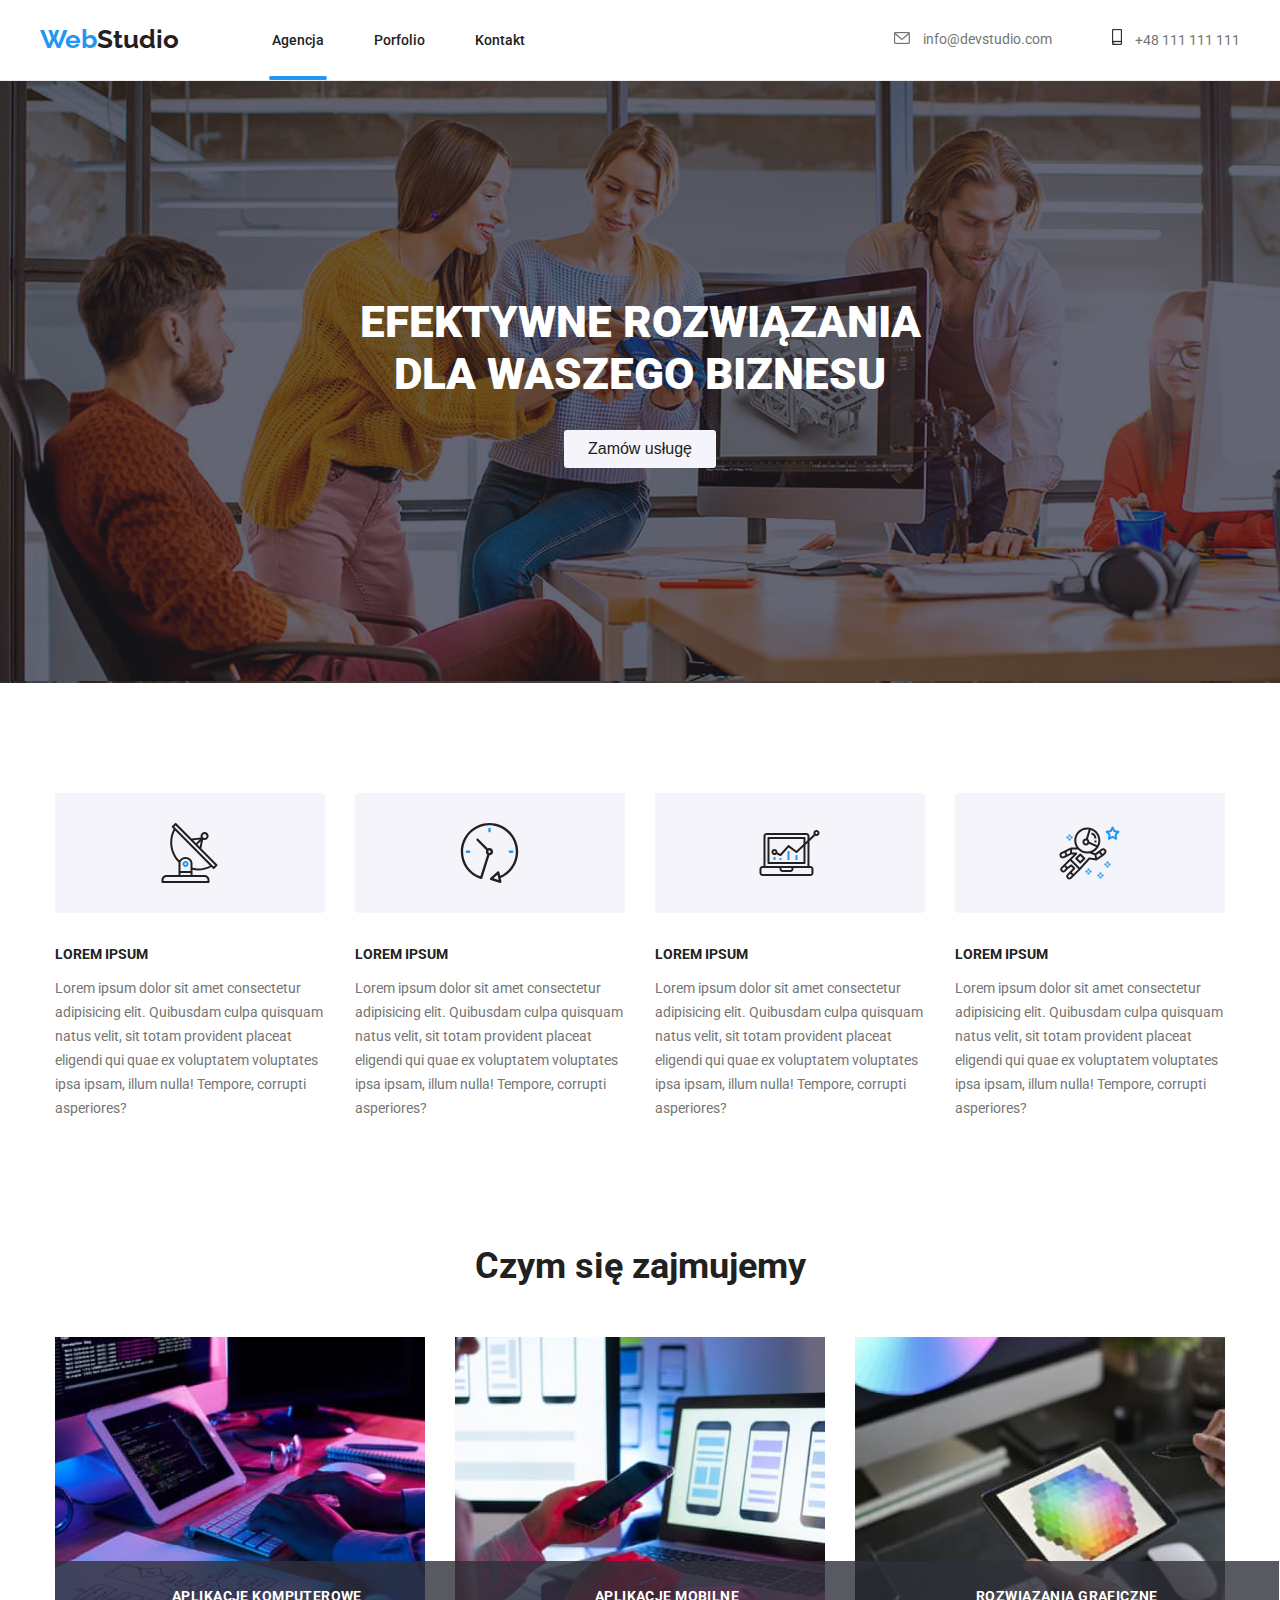
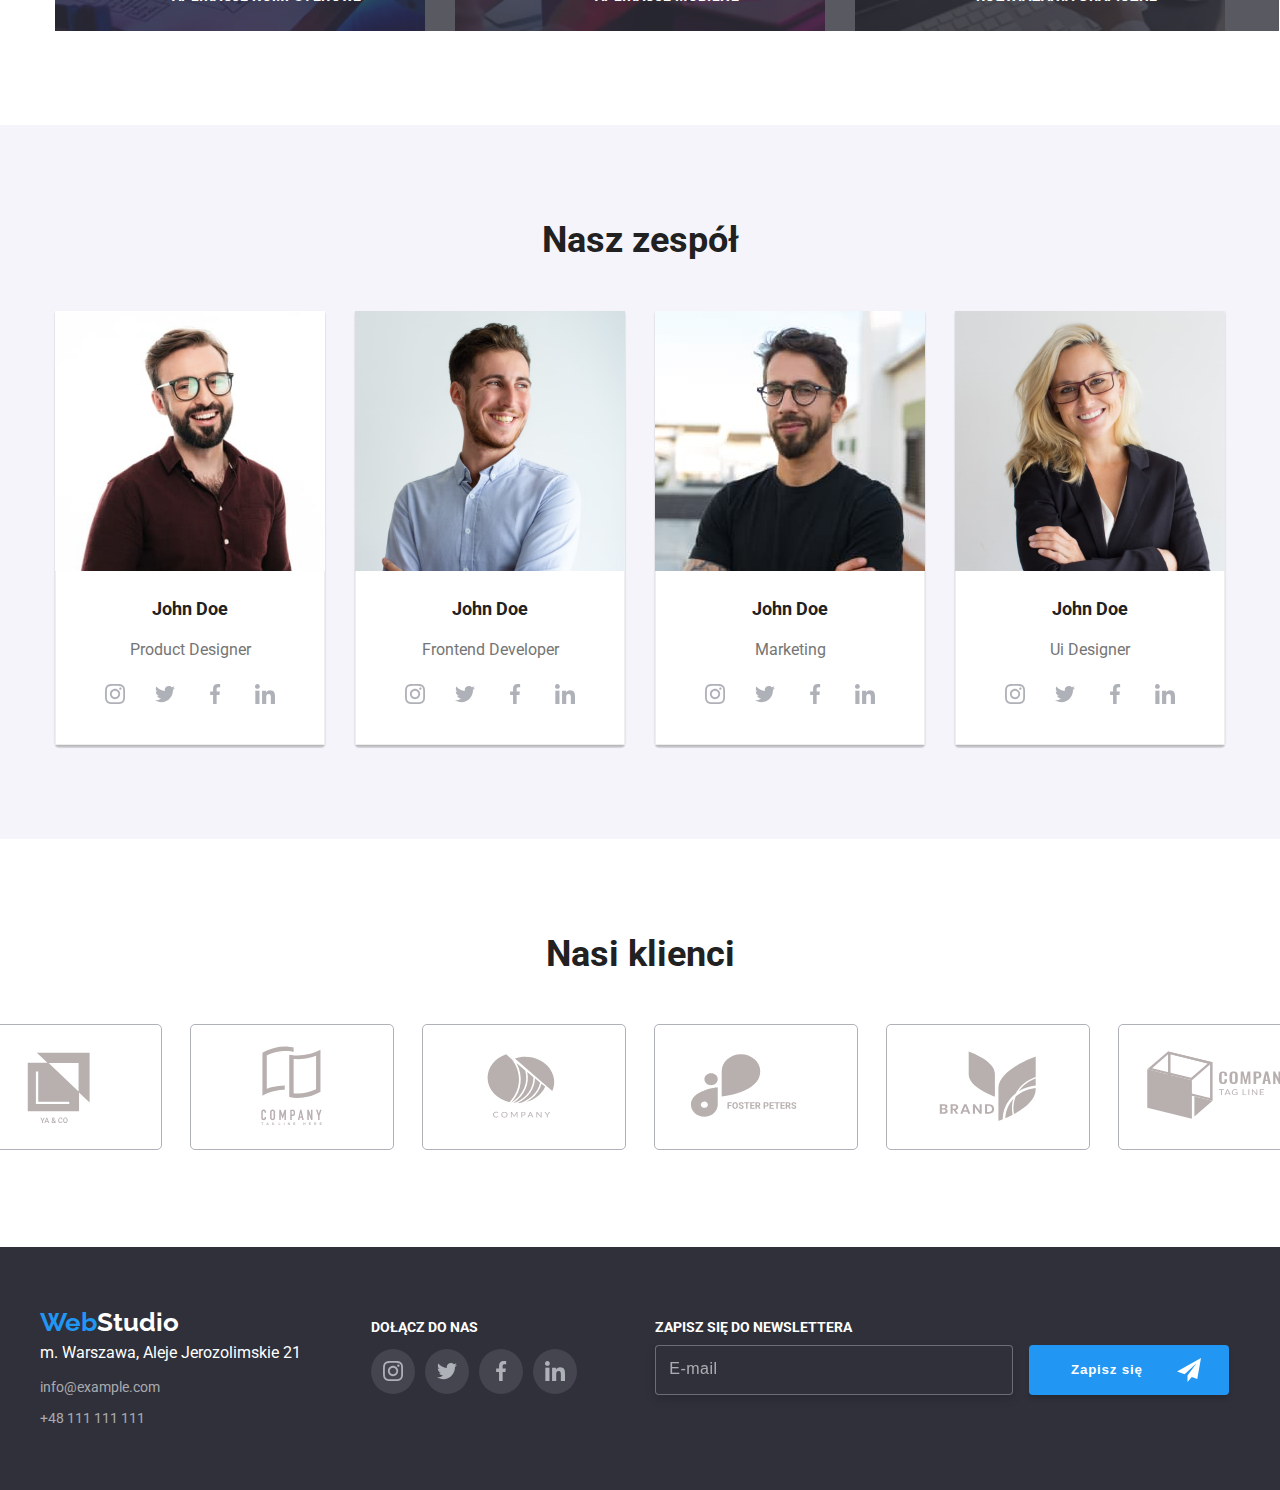
<file: index.html>
<!DOCTYPE html>
<html lang="pl">
  <head>
    <meta charset="UTF-8" />
    <meta http-equiv="X-UA-Compatible" content="IE=edge" />
    <meta name="viewport" content="width=device-width, initial-scale=1.0" />

    <link
      href="https://fonts.googleapis.com/css2?family=Raleway:wght@700&family=Roboto:wght@400;500;700;900&display=swap"
      rel="stylesheet"
    />
    <link
      rel="stylesheet"
      href="https://cdnjs.cloudflare.com/ajax/libs/modern-normalize/1.1.0/modern-normalize.min.css"
      integrity="sha512-wpPYUAdjBVSE4KJnH1VR1HeZfpl1ub8YT/NKx4PuQ5NmX2tKuGu6U/JRp5y+Y8XG2tV+wKQpNHVUX03MfMFn9Q=="
      crossorigin="anonymous"
      referrerpolicy="no-referrer"
    />

    <title>WebStudio</title>

    <link rel="preconnect" href="https://fonts.googleapis.com" />
    <link rel="preconnect" href="https://fonts.gstatic.com" crossorigin />
    <link
      rel="stylesheet"
      href="https://cdnjs.cloudflare.com/ajax/libs/modern-normalize/1.1.0/modern-normalize.min.css"
      integrity="sha512-wpPYUAdjBVSE4KJnH1VR1HeZfpl1ub8YT/NKx4PuQ5NmX2tKuGu6U/JRp5y+Y8XG2tV+wKQpNHVUX03MfMFn9Q=="
      crossorigin="anonymous"
      referrerpolicy="no-referrer"
    />
    <link rel="stylesheet" href="./css/styles.css" />
  </head>
  <body>
    <header class="bottom-line">
      <div class="container">
        <div class="header-flex-third">
          <div class="header-flex">
            <a class="logo" href="./index.html"
              ><span class="blue">Web</span>Studio</a
            >

            <nav>
              <ul class="navigation-flex">
                <li>
                  <a class="navigation navigation-bar" href="./index.html"
                    >Agencja</a
                  >
                </li>
                <li>
                  <a class="navigation" href="./portfolio.html">Porfolio</a>
                </li>
                <li><a class="navigation" href="#">Kontakt</a></li>
              </ul>
            </nav>
          </div>
          <ul class="navigation-flex">
            <li>
              <div class="tel">
                <a
                  class="gray-links padding-left-10"
                  href="mailto:info@devstudio.com"
                >
                  <svg class="svg-margin" width="16" height="12">
                    <use href="./images/icons.svg#icon-envelope"></use>
                  </svg>
                  info@devstudio.com</a
                >
              </div>
            </li>

            <li>
              <div class="tel">
                <a class="gray-links padding-left-10" href="tel:+48111111111">
                  <svg class="svg-margin" width="10" height="16">
                    <use href="./images/icons.svg#icon-smartphone"></use>
                  </svg>
                  +48 111 111 111</a
                >
              </div>
            </li>
          </ul>
        </div>
      </div>
    </header>
  

    <main>
      <section class="image-overlay section">
        <div class="container">
          <section class="grey-flex">
            <h1 class="text-main-banner">
              EFEKTYWNE ROZWIĄZANIA <br />
              DLA WASZEGO BIZNESU
            </h1>
            <button class="button-2th" type="button" data-modal-open>
              Zamów usługę
            </button>
          </section>
        </div>
      </section>

      
      <section class="section">
        <div class="container">
          <ul class="lorem-flex">
            <li>
              <svg
                version="1.1"
                xmlns="http://www.w3.org/2000/svg"
                xmlns:xlink="http://www.w3.org/1999/xlink"
                xmlns:ev="http://www.w3.org/2001/xml-events"
                height="120"
                width="270"
              >
                <rect height="120" width="270" fill="#F5F4FA" rx="4" />

                <use
                  height="60"
                  width="65"
                  x="102"
                  y="30"
                  href="./images/icons.svg#icon-antenna-1"
                ></use>
              </svg>

              <h3 class="loremipsum-h3">lorem ipsum</h3>
              <p class="text-under-lorem">
                Lorem ipsum dolor sit amet consectetur adipisicing elit.
                Quibusdam culpa quisquam natus velit, sit totam provident
                placeat eligendi qui quae ex voluptatem voluptates ipsa ipsam,
                illum nulla! Tempore, corrupti asperiores?
              </p>
            </li>
            <li>
              <svg
                version="1.1"
                xmlns="http://www.w3.org/2000/svg"
                xmlns:xlink="http://www.w3.org/1999/xlink"
                xmlns:ev="http://www.w3.org/2001/xml-events"
                height="120"
                width="270"
              >
                <rect height="120" width="270" fill="#F5F4FA" rx="4" />

                <use
                  height="60"
                  width="65"
                  x="102"
                  y="30"
                  href="./images/icons.svg#icon-clock-1"
                ></use>
              </svg>
              <h3 class="loremipsum-h3">lorem ipsum</h3>
              <p class="text-under-lorem">
                Lorem ipsum dolor sit amet consectetur adipisicing elit.
                Quibusdam culpa quisquam natus velit, sit totam provident
                placeat eligendi qui quae ex voluptatem voluptates ipsa ipsam,
                illum nulla! Tempore, corrupti asperiores?
              </p>
            </li>
            <li>
              <svg height="120" width="270">
                <rect height="120" width="270" fill="#F5F4FA" rx="4" />

                <use
                  height="60"
                  width="65"
                  x="102"
                  y="30"
                  href="./images/icons.svg#icon-diagram-1"
                ></use>
              </svg>
              <h3 class="loremipsum-h3">lorem ipsum</h3>
              <p class="text-under-lorem">
                Lorem ipsum dolor sit amet consectetur adipisicing elit.
                Quibusdam culpa quisquam natus velit, sit totam provident
                placeat eligendi qui quae ex voluptatem voluptates ipsa ipsam,
                illum nulla! Tempore, corrupti asperiores?
              </p>
            </li>
            <li>
              <svg height="120" width="270">
                <rect height="120" width="270" fill="#F5F4FA" rx="4" />

                <use
                  height="60"
                  width="65"
                  x="102"
                  y="30"
                  href="./images/icons.svg#icon-astronaut-1"
                ></use>
              </svg>
              <h3 class="loremipsum-h3">lorem ipsum</h3>
              <p class="text-under-lorem">
                Lorem ipsum dolor sit amet consectetur adipisicing elit.
                Quibusdam culpa quisquam natus velit, sit totam provident
                placeat eligendi qui quae ex voluptatem voluptates ipsa ipsam,
                illum nulla! Tempore, corrupti asperiores?
              </p>
            </li>
          </ul>
        </div>
      </section>
      
      <section class="section section-pad0">
        <div class="container">
          <h2 class="center">Czym się zajmujemy</h2>
          <ul class="flex-3x">
            <li class="img-relative">
              <img
                src="images/box1.jpg"
                width="370"
                height="294"
                alt="office desk"
              />
              <p class="img-absolute">aplikacje komputerowe</p>
            </li>
            <li class="img-relative">
              <img
                src="images/box2.jpg"
                width="370"
                height="294"
                alt="mobile mark up on notebook"
              />
              <p class="img-absolute">aplikacje mobilne</p>
            </li>
            <li class="img-relative">
              <img
                src="images/box3.jpg"
                width="370"
                height="294"
                alt="color cheker on tablet"
              />
              <p class="img-absolute">rozwiazania graficzne</p>
            </li>
          </ul>
        </div>
      </section>

      <!--nasz zespół-->

      <section class="section light-gray">
        <div class="container">
          <h2 class="center">Nasz zespół</h2>
          <ul class="flex-3x">
            <li>
              <figure class="shadow">
                <img
                  src="images/img(0).jpg"
                  height="260"
                  width="270"
                  alt="John Doe"
                />
                <figcaption class="white">
                  <h3 class="text-under-photo text-under-photo-center">
                    John Doe
                  </h3>
                  <p class="figcaption-2th figcaption-2th-center">
                    Product Designer
                  </p>

                  <div class="media-flex">
                    <a href="#">
                      <svg width="20" height="20">
                        <use href="./images/icons.svg#icon-instagram-2"></use>
                      </svg>
                    </a>

                    <a href="#">
                      <svg width="20" height="20">
                        <use href="./images/icons.svg#icon-twitter-1"></use>
                      </svg>
                    </a>
                    <a href="#">
                      <svg width="20" height="20">
                        <use href="./images/icons.svg#icon-facebook-1"></use>
                      </svg>
                    </a>
                    <a href="#">
                      <svg width="20" height="20">
                        <use href="./images/icons.svg#icon-linkedin-1"></use>
                      </svg>
                    </a>
                  </div>
                </figcaption>
              </figure>
            </li>
            <li>
              <figure class="shadow">
                <img
                  src="images/img(1).jpg"
                  height="260"
                  width="270"
                  alt="John Doe"
                />
                <figcaption class="white">
                  <h3 class="text-under-photo text-under-photo-center">
                    John Doe
                  </h3>
                  <p class="figcaption-2th figcaption-2th-center">
                    Frontend Developer
                  </p>
                  <div class="media-flex">
                    <a href="#">
                      <svg width="20" height="20">
                        <use href="./images/icons.svg#icon-instagram-2"></use>
                      </svg>
                    </a>

                    <a href="#">
                      <svg width="20" height="20">
                        <use href="./images/icons.svg#icon-twitter-1"></use>
                      </svg>
                    </a>
                    <a href="#">
                      <svg width="20" height="20">
                        <use href="./images/icons.svg#icon-facebook-1"></use>
                      </svg>
                    </a>
                    <a href="#">
                      <svg width="20" height="20">
                        <use href="./images/icons.svg#icon-linkedin-1"></use>
                      </svg>
                    </a>
                  </div>
                </figcaption>
              </figure>
            </li>
            <li>
              <figure class="shadow">
                <img
                  src="images/img(2).jpg"
                  height="260"
                  width="270"
                  alt="John Doe"
                />
                <figcaption class="white">
                  <h3 class="text-under-photo text-under-photo-center">
                    John Doe
                  </h3>
                  <p class="figcaption-2th figcaption-2th-center">Marketing</p>
                  <div class="media-flex">
                    <a href="#">
                      <svg width="20" height="20">
                        <use href="./images/icons.svg#icon-instagram-2"></use>
                      </svg>
                    </a>

                    <a href="#">
                      <svg width="20" height="20">
                        <use href="./images/icons.svg#icon-twitter-1"></use>
                      </svg>
                    </a>
                    <a href="#">
                      <svg width="20" height="20">
                        <use href="./images/icons.svg#icon-facebook-1"></use>
                      </svg>
                    </a>
                    <a href="#">
                      <svg width="20" height="20">
                        <use href="./images/icons.svg#icon-linkedin-1"></use>
                      </svg>
                    </a>
                  </div>
                </figcaption>
              </figure>
            </li>
            <li>
              <figure class="shadow">
                <img
                  src="images/img(3).jpg"
                  height="260"
                  width="270"
                  alt="John Doe"
                />
                <figcaption class="white">
                  <h3 class="text-under-photo text-under-photo-center">
                    John Doe
                  </h3>
                  <p class="figcaption-2th figcaption-2th-center">
                    Ui Designer
                  </p>
                  <div class="media-flex">
                    <a href="#">
                      <svg width="20" height="20">
                        <use href="./images/icons.svg#icon-instagram-2"></use>
                      </svg>
                    </a>

                    <a href="#">
                      <svg width="20" height="20">
                        <use href="./images/icons.svg#icon-twitter-1"></use>
                      </svg>
                    </a>
                    <a href="#">
                      <svg width="20" height="20">
                        <use href="./images/icons.svg#icon-facebook-1"></use>
                      </svg>
                    </a>
                    <a href="#">
                      <svg width="20" height="20">
                        <use href="./images/icons.svg#icon-linkedin-1"></use>
                      </svg>
                    </a>
                  </div>
                </figcaption>
              </figure>
            </li>
          </ul>
        </div>
      </section>
      <section class="section">
        <h3 class="center">Nasi klienci</h3>

        <div class="our-customers-wraper">
          <a class="our-customers" href="#">
            <svg class="blue-border" width="170" height="92">
              <use href="./images/icons.svg#icon-Logo"></use>
            </svg>
          </a>

          <a class="our-customers" href="#">
            <svg class="blue-border" width="170" height="92">
              <use href="./images/icons.svg#icon-Logo-2"></use>
            </svg>
          </a>

          <a class="our-customers" href="#">
            <svg class="blue-border" width="170" height="92">
              <use href="./images/icons.svg#icon-Logo-3"></use>
            </svg>
          </a>

          <a class="our-customers" href="#">
            <svg class="blue-border" width="170" height="92">
              <use href="./images/icons.svg#icon-Logo-4"></use>
            </svg>
          </a>

          <a class="our-customers" href="#">
            <svg class="blue-border" width="170" height="92">
              <use href="./images/icons.svg#icon-Logo-5"></use>
            </svg>
          </a>

          <a class="our-customers" href="#">
            <svg class="blue-border" width="170" height="92">
              <use href="./images/icons.svg#icon-Logo-6"></use>
            </svg>
          </a>
        </div>
      </section>
    </main>


    <footer class="baground-grey section60">
      <div class="container">
        <div class="flex-footer">
          <div>
            <a class="logo" href="./index.html"
              ><span class="blue">Web</span
              ><span class="logo-studio-white">Studio</span></a
            >

            <address>
              <ul class="pad40">
                <li>
                  <a
                    class="addres-bottom-white-dc"
                    href="https://goo.gl/maps/EFfzQXjzQr1CS8pH7"
                    >m. Warszawa, Aleje Jerozolimskie 21</a
                  >
                </li>
                <li>
                  <a
                    class="email-addres-bottom-grey"
                    href="mailto:info@example.com"
                    >info@example.com</a
                  >
                </li>
                <li>
                  <a class="telephone-number-grey" href="tel:+48111111111"
                    >+48 111 111 111</a
                  >
                </li>
              </ul>
            </address>
          </div>
          <div class="social-footer">
            <h3>dołącz do nas</h3>
            <div class="media-flex-f">
              <a href="#">
                <svg width="20" height="20">
                  <use href="./images/icons.svg#icon-instagram-2"></use>
                </svg>
              </a>

              <a href="#">
                <svg width="20" height="20">
                  <use href="./images/icons.svg#icon-twitter-1"></use>
                </svg>
              </a>
              <a href="#">
                <svg width="20" height="20">
                  <use href="./images/icons.svg#icon-facebook-1"></use>
                </svg>
              </a>
              <a href="#">
                <svg width="20" height="20">
                  <use href="./images/icons.svg#icon-linkedin-1"></use>
                </svg>
              </a>
            </div>
          </div>
          <div class="input-email-footer">
            <h3 class="sign-up-newsletter">Zapisz się do newslettera</h3>

            <!-- <form name="user-email-newsletter" autocomplete="on" method="post"> -->
              <label for="user-email"></label>
           
              <input
                class="input-email"
                type="email"
                id="user-email"
                placeholder="E-mail"
              />
            <!-- </form> -->
              <button class="button-email" type="submit">
                Zapisz się
                <svg
                  class="svg-sign-up"
                  version="1.1"
                  xmlns="http://www.w3.org/2000/svg"
                  xmlns:xlink="http://www.w3.org/1999/xlink"
                  xmlns:ev="http://www.w3.org/2001/xml-events"
                  height="24"
                  width="24"
                >
                  <use
                    height="24"
                    width="24"
                    x="0"
                    y="0"
                    href="./images/icons.svg#icon-send"
                  ></use>
                </svg>
              </button>
         
          </div>
        </div>
      </div>
    </footer>

    <div class="backdrop is-hidden" data-modal>
      <div class="modal">
   
        <button type="button" class="close-btn" data-modal-close>X</button>
           <div class="form-center">
                <p>Zostaw swoje dane w formularzu poniżej</p>

                <div class="field" role="group" aria-labelledby="first-name">
                 <!-- <form name="first-name" autocomplete="on" method="post"> -->
                  <label for="first-name">Imie</label>
                  <div class="svg-relative">
                    <input type="text" id="first-name"/>
                    <svg class="svg-input" width="12" height="12">
                      <use href="./images/icons.svg#imie"></use>
                    </svg>
                  </div>
                 <!-- </form> -->
                </div>

                <div class="field" role="group" aria-labelledby="telephone-number">
                  <form name="phone" autocomplete="on" method="post">
                  <label for="telephone-number">Telefon</label>
                    <div class="svg-relative">
                      <input type="tel" id="telephone-number"/>
                        <svg class="svg-input" width="13" height="13">
                          <use href="./images/icons.svg#telephone"></use>
                        </svg>
                    </div>
                  </form>
                </div>

                <div class="field" role="group" aria-labelledby="email">
                  <!-- <form name="at-addres" autocomplete="on" method="post"> -->
                  <label for="email">Email</label>
                  <div class="svg-relative">
                    <input type="email" id="email"/>
                      <svg class="svg-input" width="13" height="13">
                        <use href="./images/icons.svg#email"></use>
                      </svg>
                  </div>
                  <!-- </form> -->
                </div>

                <div class="field bottom-texarea" role="group" aria-labelledby="komentarz">
                  <!-- <form name="user-comment" method="post"> -->
                    <label for="comment">Komentarz</label>
                    <textarea id="comment" placeholder="Wprowadz tekst"></textarea>
                 <!-- </form> -->
                </div>

                
                <div class="modal-bottom-flex" role="group" aria-labelledby="akcept-rules">
                  
                  <label class="custom-check-box">
                    <!-- <form name="rules-check" autocomplete="off"> -->
                    <input  type="checkbox">
                   

                          <svg width="11" height="8">
                            <use href="./images/icons.svg#check-box"></use>
                          </svg>

                        <span class="regulamin-font margin-left">Oświadczam iż akceptuję </span> <a class="regulamin-font-link" href="#">Regulamin</a> <span class="regulamin-font"> i </span> <a class="regulamin-font-link" href="#">Politykę Prywatności.</a>
                  </label>
            

                  <button class="button-modal-submit" type="submit">Wyślij</button>
               
              </div>


          </div>
    </div>

    <script src="./js/modal.js"></script>
  </body>
</html>
</file>
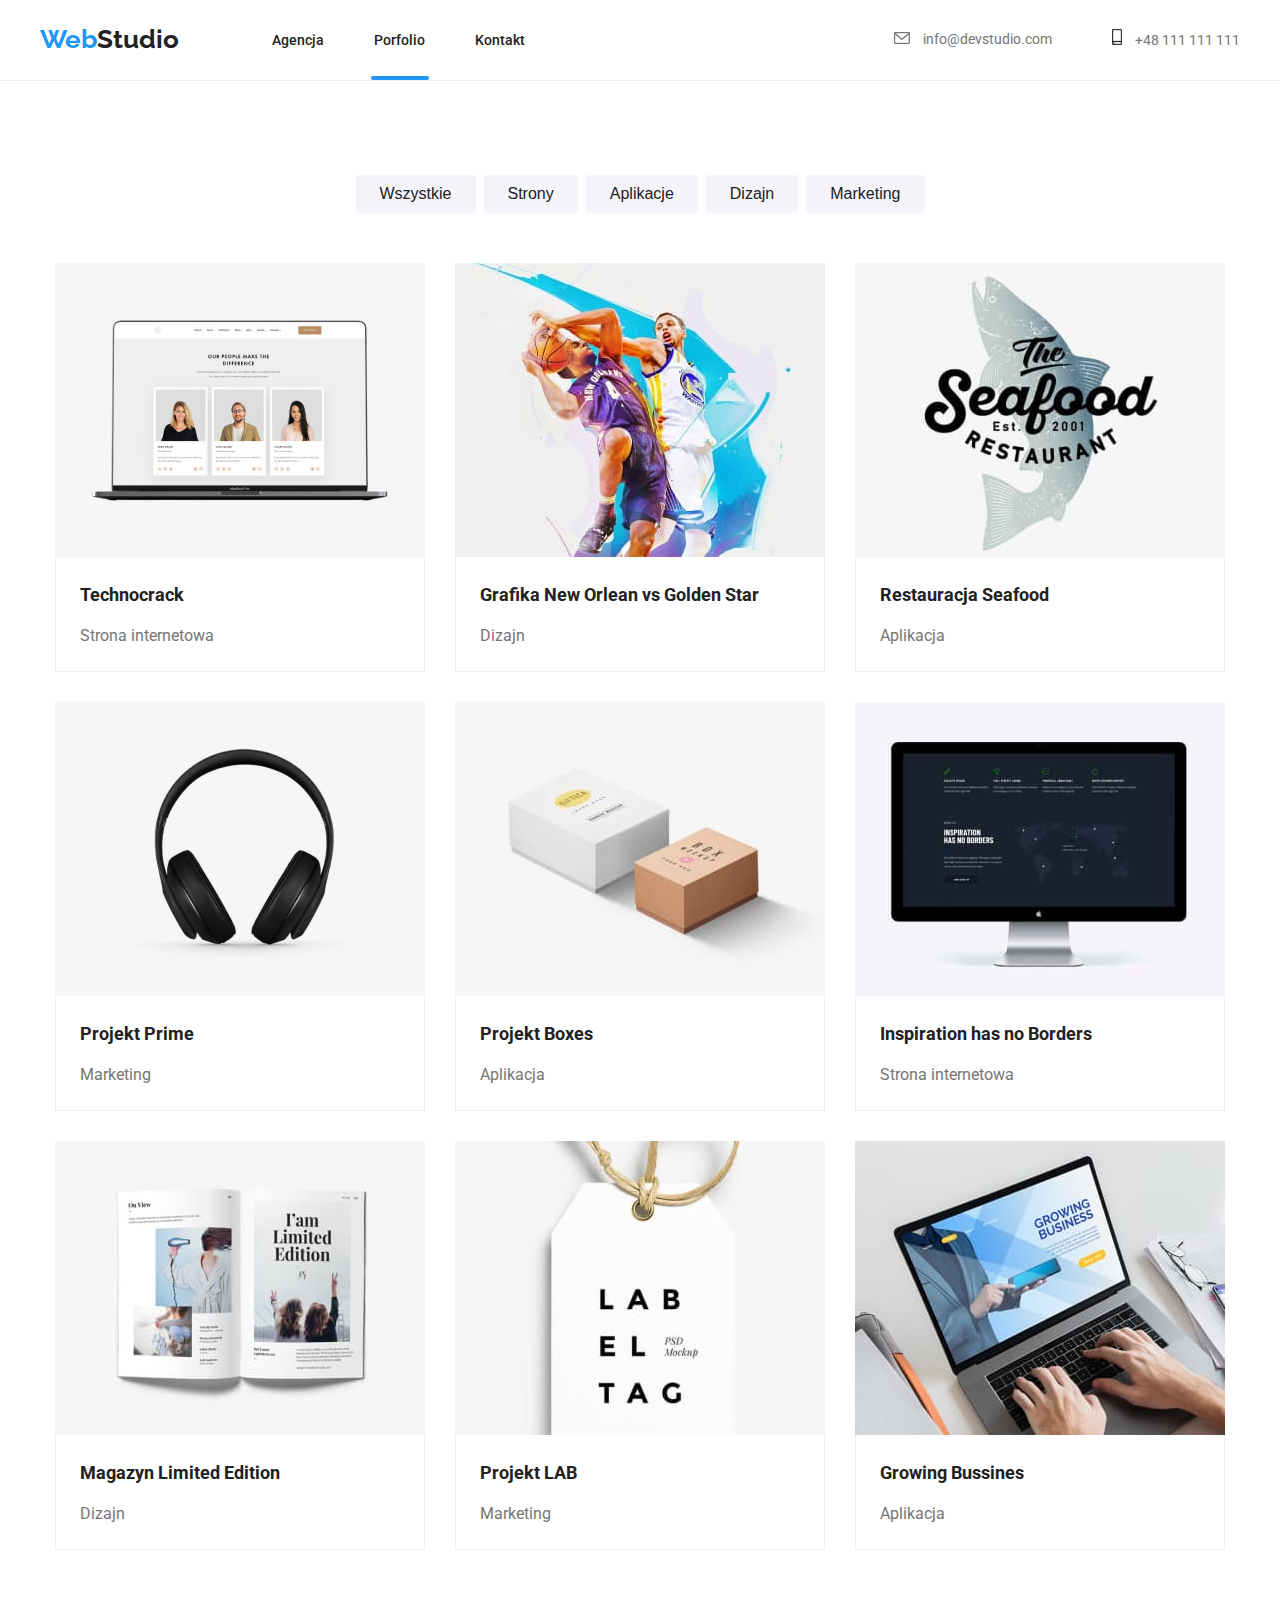
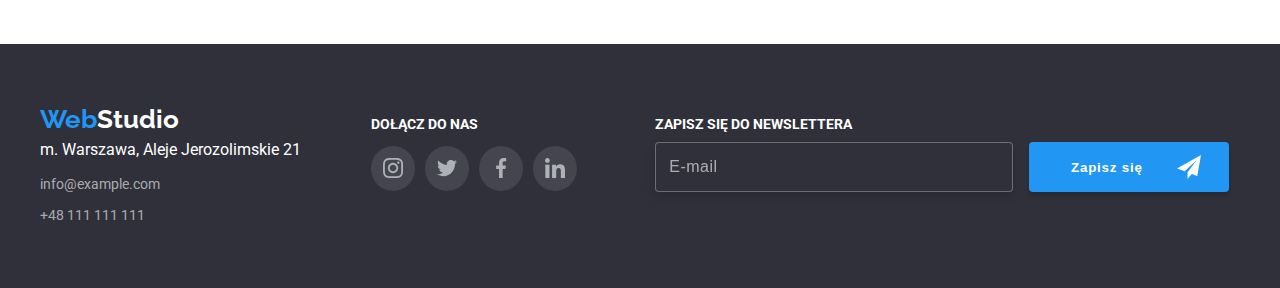
<file: portfolio.html>
<!DOCTYPE html>
<html lang="pl">
  <head>
    <meta charset="UTF-8" />
    <meta http-equiv="X-UA-Compatible" content="IE=edge" />
    <meta name="viewport" content="width=device-width, initial-scale=1.0" />

    <link rel="stylesheet" href="./css/styles.css" />
    <title>hw2-portfolio</title>

    <link rel="preconnect" href="https://fonts.googleapis.com" />
    <link rel="preconnect" href="https://fonts.gstatic.com" crossorigin />
    <link
      href="https://fonts.googleapis.com/css2?family=Raleway:wght@700&family=Roboto:wght@400;500;700;900&display=swap"
      rel="stylesheet"
    />
  </head>
  <body>
    <header>
      <div class="bottom-line">
        <div class="container">
          <div class="header-flex-third">
            <div class="header-flex">
              <a class="logo" href="./index.html"
                ><span class="blue">Web</span>Studio</a
              >

              <nav>
                <ul class="navigation-flex">
                  <li><a class="navigation" href="./index.html">Agencja</a></li>
                  <li>
                    <a class="navigation navigation-bar" href="./portfolio.html">Porfolio</a>
                  </li>
                  <li><a class="navigation" href="#">Kontakt</a></li>
                </ul>
              </nav>
            </div>
            <ul class="navigation-flex">
              <li>
                <div class="tel">
                  <a
                    class="gray-links padding-left-10"
                    href="mailto:info@devstudio.com"
                  >
                    <svg class="svg-margin" width="16" height="12">
                      <use href="./images/icons.svg#icon-envelope"></use>
                    </svg>
                    info@devstudio.com</a
                  >
                </div>
              </li>
  
              <li>
                <div class="tel">
                  <a class="gray-links padding-left-10" href="tel:+48111111111">
                    <svg class="svg-margin" width="10" height="16">
                      <use href="./images/icons.svg#icon-smartphone"></use>
                    </svg>
                    +48 111 111 111</a
                  >
                </div>
              </li>
            </ul>
          </div>
        </div>
      </header>

    <!-- main -->

    <main>
      <!--przyciski "wszystkie - strony - ..."-->

      <section class="section">
        <div class="container">
          <ul class="button-flex">
            <li>
              <button class="button-2th margin-bottom0" type="button">
                Wszystkie
              </button>
            </li>
            <li>
              <button class="button-2th margin-bottom0" type="button">
                Strony
              </button>
            </li>
            <li>
              <button class="button-2th margin-bottom0" type="button">
                Aplikacje
              </button>
            </li>
            <li>
              <button class="button-2th margin-bottom0" type="button">
                Dizajn
              </button>
            </li>
            <li>
              <button class="button-2th margin-bottom0" type="button">
                Marketing
              </button>
            </li>
          </ul>

          <!--grupa zdjec 9*9-->

          <ul class="flex9x9">
            <li >
              <figure >
                <a href="#">
                <div class="box">
                  <img 
                    src="./images/technocrack.jpg"
                    height="294"
                    width="370"
                    alt="laptop wyswietlający stronę internetowa"
                    
                /> 
                    <div class="overlay">Technocrack jest popularną platformą wykorzystywaną do rozpowszechniania koronawirusa. Firmy wykorzystują tę platformę do celów szpiegowskich i ataków na niezabezpieczone serwery konkurencji</div>
                </div>
            </a>
           
                
                <figcaption>
                  <h3 class="text-under-photo">Technocrack</h3>
                  <p class="figcaption-2th">Strona internetowa</p>
                </figcaption>
              </figure>
            </li>

            <li>
              <figure>
                <a href="#">
                  <div class="box">
                  <img
                    src="./images/new-orlean.jpg"
                    height="294"
                    width="370"
                    alt="dwoch koszykarzy NBA"
                /> <div class="overlay">Technocrack jest popularną platformą wykorzystywaną do rozpowszechniania koronawirusa. Firmy wykorzystują tę platformę do celów szpiegowskich i ataków na niezabezpieczone serwery konkurencji</div>
              </div></a>
                <figcaption>
                  <h3 class="text-under-photo">
                    Grafika New Orlean vs Golden Star
                  </h3>
                  <p class="figcaption-2th">Dizajn</p>
                </figcaption>
              </figure>
            </li>
            <li>
              <figure>
                <a href="#">
                  <div class="box">
                  <img
                    src="./images/seafood.jpg"
                    height="294"
                    width="370"
                    alt="logo restauracji"
                /> <div class="overlay">Technocrack jest popularną platformą wykorzystywaną do rozpowszechniania koronawirusa. Firmy wykorzystują tę platformę do celów szpiegowskich i ataków na niezabezpieczone serwery konkurencji</div>
              </div></a>
                <figcaption>
                  <h3 class="text-under-photo">Restauracja Seafood</h3>
                  <p class="figcaption-2th">Aplikacja</p>
                </figcaption>
              </figure>
            </li>
            <li>
              <figure>
                <a href="#">
                  <div class="box">
                  <img
                    src="./images/projekt-prime.jpg"
                    height="294"
                    width="370"
                    alt="słuchawki nauszne"
                /> <div class="overlay">Technocrack jest popularną platformą wykorzystywaną do rozpowszechniania koronawirusa. Firmy wykorzystują tę platformę do celów szpiegowskich i ataków na niezabezpieczone serwery konkurencji</div>
              </div></a>
                <figcaption>
                  <h3 class="text-under-photo">Projekt Prime</h3>
                  <p class="figcaption-2th">Marketing</p>
                </figcaption>
              </figure>
            </li>
            <li>
              <figure>
                <a href="#">
                  <div class="box">
                  <img
                    src="./images/projekt-boxes.jpg"
                    height="294"
                    width="370"
                    alt="kartonowe pudełka"
                /> <div class="overlay">Technocrack jest popularną platformą wykorzystywaną do rozpowszechniania koronawirusa. Firmy wykorzystują tę platformę do celów szpiegowskich i ataków na niezabezpieczone serwery konkurencji</div>
              </div></a>
                <figcaption>
                  <h3 class="text-under-photo">Projekt Boxes</h3>
                  <p class="figcaption-2th">Aplikacja</p>
                </figcaption>
              </figure>
            </li>

            <li>
              <figure>
                <a href="#">
                  <div class="box">
                  <img
                    src="./images/inspiration.jpg"
                    height="294"
                    width="370"
                    alt="monitor komputerow wyświetlający stronę inte,"
                /> <div class="overlay">Technocrack jest popularną platformą wykorzystywaną do rozpowszechniania koronawirusa. Firmy wykorzystują tę platformę do celów szpiegowskich i ataków na niezabezpieczone serwery konkurencji</div>
              </div></a>
                <figcaption>
                  <h3 class="text-under-photo">Inspiration has no Borders</h3>
                  <p class="figcaption-2th">Strona internetowa</p>
                </figcaption>
              </figure>
            </li>
            <li>
              <figure>
                <a href="#">
                  <div class="box">
                  <img
                    src="./images/limited-edition.jpg"
                    height="294"
                    width="370"
                    alt="czasopismo"
                /><div class="overlay">Technocrack jest popularną platformą wykorzystywaną do rozpowszechniania koronawirusa. Firmy wykorzystują tę platformę do celów szpiegowskich i ataków na niezabezpieczone serwery konkurencji</div>
              </div></a>
                <figcaption>
                  <h3 class="text-under-photo">Magazyn Limited Edition</h3>
                  <p class="figcaption-2th">Dizajn</p>
                </figcaption>
              </figure>
            </li>
            <li>
              <figure>
                <a href="#"
                
                  >
                  <div class="box"><img
                    src="./images/lab.jpg"
                    height="294"
                    width="370"
                    alt="papierowa metka"
                />  <div class="overlay">Technocrack jest popularną platformą wykorzystywaną do rozpowszechniania koronawirusa. Firmy wykorzystują tę platformę do celów szpiegowskich i ataków na niezabezpieczone serwery konkurencji</div>
              </div></a>
                <figcaption>
                  <h3 class="text-under-photo">Projekt LAB</h3>
                  <p class="figcaption-2th">Marketing</p>
                </figcaption>
              </figure>
            </li>
            <li>
              <figure>
                <a href="#"
                  >
                  <div class="box"><img
                    src="./images/growing-bussines.jpg"
                    height="294"
                    width="370"
                    alt="laptop"
                />  <div class="overlay">Technocrack jest popularną platformą wykorzystywaną do rozpowszechniania koronawirusa. Firmy wykorzystują tę platformę do celów szpiegowskich i ataków na niezabezpieczone serwery konkurencji</div>
              </div></a>
                <figcaption>
                  <h3 class="text-under-photo">Growing Bussines</h3>
                  <p class="figcaption-2th">Aplikacja</p>
                </figcaption>
              </figure>
            </li>
          </ul>
        </div>
      </section>
    </main>

    
    <!--stopka strony-->
    <footer class="baground-grey section60">
      <div class="container">
        <div class="flex-footer">
          <div>
            <a class="logo" href="./index.html"
              ><span class="blue">Web</span
              ><span class="logo-studio-white">Studio</span></a
            >

            <address>
              <ul class="pad40">
                <li>
                  <a
                    class="addres-bottom-white-dc"
                    href="https://goo.gl/maps/EFfzQXjzQr1CS8pH7"
                    >m. Warszawa, Aleje Jerozolimskie 21</a
                  >
                </li>
                <li>
                  <a
                    class="email-addres-bottom-grey"
                    href="mailto:info@example.com"
                    >info@example.com</a
                  >
                </li>
                <li>
                  <a class="telephone-number-grey" href="tel:+48111111111"
                    >+48 111 111 111</a
                  >
                </li>
              </ul>
            </address>
          </div>
          <div class="social-footer">
            <h3>dołącz do nas</h3>
            <div class="media-flex-f">
              <a href="#">
                <svg width="20" height="20">
                  <use href="./images/icons.svg#icon-instagram-2"></use>
                </svg>
              </a>

              <a href="#">
                <svg width="20" height="20">
                  <use href="./images/icons.svg#icon-twitter-1"></use>
                </svg>
              </a>
              <a href="#">
                <svg width="20" height="20">
                  <use href="./images/icons.svg#icon-facebook-1"></use>
                </svg>
              </a>
              <a href="#">
                <svg width="20" height="20">
                  <use href="./images/icons.svg#icon-linkedin-1"></use>
                </svg>
              </a>
            </div>
          </div>
          <div class="input-email-footer">
            <h3 class="sign-up-newsletter">Zapisz się do newslettera</h3>

            <form name="user-email-newsletter" autocomplete="on" method="post">
              <label for="user-email"></label>
              <input
                class="input-email"
                type="email"
                id="user-email"
                placeholder="E-mail"
              />
              <button class="button-email" type="submit">
                Zapisz się
                <svg
                  class="svg-sign-up"
                  version="1.1"
                  xmlns="http://www.w3.org/2000/svg"
                  xmlns:xlink="http://www.w3.org/1999/xlink"
                  xmlns:ev="http://www.w3.org/2001/xml-events"
                  height="24"
                  width="24"
                >
                  <use
                    height="24"
                    width="24"
                    x="0"
                    y="0"
                    href="./images/icons.svg#icon-send"
                  ></use>
                </svg>
              </button>
            </form>
          </div>
        </div>
      </div>
    </footer>
  </body>
</html>
</file>
<file: css/styles.css>
body {
  font-family: "Roboto", sans-serif;
  color: var(--dark-black);
  margin: 0;
}

:root {
  --blue-hover: #2196f3;
  --dark-black: #212121;
  --gray: #757575;
  --footer-color: #2f303a;
  --light-gray: #f5f4fa;
}

/*stylizacja przyciskow button*/

.button-2th {
  color: var(--dark-black);
  background-color: #f5f4fa;
  box-sizing: border-box;
  height: 38px;
  padding: 0 24px;
  border: none;
  border-radius: 0.2em;
  font-size: 16px;
  cursor: pointer;
  line-height: 1.62;
  font-weight: 500;
  display: inline-block;
  margin: 0 auto;
  margin-bottom: 121px;
  transition: box-shadow, background-color 250ms cubic-bezier(0.4, 0, 0.2, 1);
}

.button-2th:hover {
  box-shadow: 0px 3px 1px rgba(0, 0, 0, 0.1), 0px 1px 2px rgba(0, 0, 0, 0.08),
    0px 2px 2px rgba(0, 0, 0, 0.12);
  /*border-radius: 4px;*/
  background-color: var(--blue-hover);
}

.margin-bottom0 {
  margin-bottom: 0;
}

.button-flex {
  margin: 0px;
  padding: 0px 0 50px;
  display: flex;
  flex-direction: row;
  flex-wrap: wrap;
  justify-content: center;
  gap: 8px;
  position: relative;
}

/* stylizacvja navigacji pseudoklasa*/

.navigation {
  text-decoration: none;
  list-style-type: none;
  color: inherit;
  font-size: 14px;
  font-weight: 500;
  position: relative;
  transition: color 250ms cubic-bezier(0.4, 0, 0.2, 1);
}

.navigation:hover {
  color: var(--blue-hover);
}

.navigation-bar::after {
  content: "";
  position: absolute;
  display: block;
  width: 58px;
  height: 4px;
  background: var(--blue-hover);
  right: 50%;
  transform: translatex(50%);
  bottom: -32px;
  border-radius: 2px;
}

/* stylizacvja navigacji*/

li:last-child {
  padding: 0px;
}

.flex-3x {
  display: flex;
  gap: 30px;
  flex-wrap: wrap;
  padding: 0 15px;
  margin: 0;
  justify-content: space-around;
}

.center {
  text-align: center;
  padding-bottom: 50px;
  margin: 0;
  font-size: 36px;
}

/* LOREM IPSUM index.html *4*/

.loremipsum-h3 {
  font-size: 14px;
  line-height: 1.14;
  text-transform: uppercase;
  margin-top: 30px;
}

.text-under-lorem {
  color: var(--gray);
  font-size: 14px;
  line-height: 1.71;
}

/*- logo web studio */
.logo {
  font-family: "Raleway", sans-serif;
  font-weight: bold;
  font-size: 26px;
  text-decoration: none;
  color: inherit;
  padding: 24px 93px 25px 0px;
}

.logo:visited {
  color: black;
}

/* web */
.blue {
  color: var(--blue-hover);
}

/* @ tel top */

.gray-links {
  color: var(--gray);
  text-decoration: none;
  font-size: 14px;
  padding: 32px 0 32px 50px;
  transition: color 250ms cubic-bezier(0.4, 0, 0.2, 1);
}

.gray-links:hover {
  color: var(--blue-hover);
}

.text-under-photo {
  font-weight: 700;
  font-size: 18px;
  line-height: 36px;
  color: inherit;
  margin: 0px;
  padding-bottom: 4px;
  padding-top: 20px;
  text-align: left;
}

.text-under-photo-center {
  text-align: center;
}

.figcaption-2th {
  color: var(--gray);
  font-size: 16px;
  font-weight: 400;
  line-height: 30px;
  margin: 0;
  padding-top: 4px;
  padding-bottom: 20px;
  text-align: left;
}

.figcaption-2th-center {
  text-align: center;
  padding-bottom: 9px;
}

/*adresy w stopce */
.addres-bottom-white-dc {
  text-decoration: none;
  font-style: normal;
  line-height: 2;
  color: white;
}
.addres-bottom-white-dc:visited {
  color: rgba(255, 255, 255, 0.6);
  text-decoration: underline;
}
.addres-bottom-white-dc:hover {
  text-decoration: underline;
}
.email-addres-bottom-grey {
  color: rgba(255, 255, 255, 0.6);
  text-decoration: none;
  line-height: 2.71;
  font-size: 14px;
  margin: 19px 0;
  font-style: normal;
}
.email-addres-bottom-grey:hover {
  text-decoration: underline;
}

.pad40 {
  padding: 0px 0;
  margin: 0;
}

.telephone-number-grey {
  color: rgba(255, 255, 255, 0.6);
  font-style: normal;
  line-height: 1.71;
  text-decoration: none;
  font-size: 14px;
}
.telephone-number-grey:hover {
  text-decoration: underline;
}

/*wylaczenie kropek w ul*/
ul {
  list-style: none;
}

/*index.html baner*/

.text-main-banner {
  font-family: roboto;
  font-style: normal;
  color: #ffffff;
  font-weight: 900;
  text-align: center;
  font-size: 44px;
  margin: 0px;
  padding-top: 121px;
  margin-bottom: 30px;
}

/* stopka szare tlo */
.footer-grey {
  background-color: var(--footer-color);
  padding: 60px 0;
}

.logo-studio-white {
  color: #ffffff;
}

.section {
  padding-bottom: 94px;
  padding-top: 94px;
}

.section-pad0 {
  padding-top: 0;
}

.container {
  max-width: 1200px;
  margin: 0 auto;
}

.padding0px {
  padding-bottom: 0px;
}

.flex9x9 {
  display: flex;
  flex-wrap: wrap;
  gap: 30px;
  justify-content: center;
  padding: 0;
  margin: 0;
  align-content: stretch;
}

.flex9x9 figure:hover {
  box-shadow: 0px 1px 1px rgba(0, 0, 0, 0.12), 0px 4px 4px rgba(0, 0, 0, 0.06),
    1px 4px 6px rgba(0, 0, 0, 0.16);
}

figure {
  margin: 0;
  display: block;
  transition: box-shadow 250ms cubic-bezier(0.4, 0, 0.2, 1);
}

.baground-grey {
  background-color: var(--footer-color);
}

figcaption {
  padding-left: 24px;
  border-bottom: 1px #eeeeee solid;
  border-left: 1px #eeeeee solid;
  border-right: 1px #eeeeee solid;
}

img {
  display: block;
}

/* naglowek */
.header-flex {
  display: flex;
  justify-content: flex-start;
  align-items: center;
  flex-shrink: ;
}

.header-flex-third {
  display: flex;
  justify-content: space-between;
  align-items: center;
  flex-shrink: ;
}

.grey-flex {
  display: flex;
  justify-content: center;
  flex-direction: column;
}

/* agencja porfolio kontakt */
.navigation-flex {
  display: flex;
  flex-wrap: wrap;
  margin: 0;
  padding-inline-start: 0px;
  gap: 50px;
  align-items: center;
}

.bottom-line {
  border-bottom: 1px solid #ececec;
  height: 80px;
}

.baground {
  background-color: var(--blue-hover);
}

.lorem-flex {
  display: flex;
  flex-direction: row;
  justify-content: center;
  padding: 0 15px;
  column-gap: 30px;
}

.light-gray {
  background-color: var(--light-gray);
}

.white {
  background-color: #ffffff;
  padding: 0;
}

.shadow {
  box-shadow: 00px 3px 1px rgba(0, 0, 0, 0.1), 0px 1px 2px rgba(0, 0, 0, 0.08),
    0px 2px 2px rgba(0, 0, 0, 0.12);
  border-radius: 0px 0px 4px 4px;
}

.section60 {
  padding: 60px 0;
}

.padding-left-10 {
  padding-left: 10px;
}

.tel {
  stroke: var(--gray);
  vertical-align: middle;
  line-height: 1.14;
}

.svg-margin {
  margin-right: 10px;
}

.tel:hover {
  stroke: var(--blue-hover);
}

.image-overlay {
  background-image: linear-gradient(
      rgba(47, 48, 58, 0.4),
      rgba(47, 48, 58, 0.4)
    ),
    url("../images/img-overlay.jpeg");
  max-width: 1600px;
  margin: 0 auto;
}

.media-flex {
  display: flex;
  justify-content: center;
  align-items: center;
  gap: 10px;
  margin: 0px 0 30px 0;
}

.media-flex a {
  padding: 10px;
  display: flex;
  justify-content: center;
  align-items: center;
  border-radius: 50%;
  fill: #afb1b8;
}

.media-flex a:hover {
  fill: #fff;
  background-color: var(--blue-hover);
  transition: background-color 250ms cubic-bezier(0.4, 0, 0.2, 1);
}

.our-customers-wraper {
  display: flex;
  justify-content: center;
  gap: 30px;
}

.our-customers {
  fill: #b8afaf;
  transition: fill 250ms cubic-bezier(0.4, 0, 0.2, 1);
}

.our-customers:hover,
.our-customers:focus {
  fill: var(--blue-hover);
}

.blue-logo-dimensions {
  padding-left: 300px;
}
.blue-border {
  outline: 1px solid #afb1b8;
  border-radius: 4px;
  padding: 16px;
  transition: outline 250ms cubic-bezier(0.4, 0, 0.2, 1);
}

.blue-border:hover,
.blue-border:focus {
  outline: 1px solid var(--blue-hover);
}

.flex-footer {
  display: flex;
  align-items: flex-start;
}

.social-footer {
  margin-left: 70px;
  margin-top: 12px;
}

.social-footer h3 {
  margin-top: 0;
  text-transform: uppercase;
  color: #fff;
  font-weight: 700;
  font-size: 14px;
  line-height: 16px;
}

.media-flex-f {
  display: flex;
  justify-content: center;
  align-items: center;
  gap: 10px;
  transition: background-color 250ms cubic-bezier(0.4, 0, 0.2, 1);
}

.media-flex-f a {
  padding: 12px;
  padding-bottom: 9px;
  border-radius: 50%;
  fill: #afb1b8;
  background-color: rgba(255, 255, 255, 0.1);
}

.media-flex-f a:hover {
  fill: #fff;
  background-color: var(--blue-hover);
}

/*technocrack*/
.box {
  position: relative;
  overflow: hidden;
  display: block;
}
.overlay {
  position: absolute;
  box-sizing: border-box;
  top: 0;
  left: 0;
  width: 100%;
  height: 100%;
  background-color: rgba(33, 150, 243, 0.9);
  color: #fff;
  padding: 49px 45px 49px 24px;
  font-weight: 400;
  font-size: 18px;
  line-height: 28px;
  letter-spacing: 0.03em;
  transform: translatey(100%);
  transition: 250ms cubic-bezier(0.4, 0, 0.2, 1);
}

.box:hover .overlay {
  transform: translatey(0);
}

/* okno modalne */

.backdrop {
  /*szare tlo*/
  position: fixed;
  display: flex;
  justify-content: center;
  align-items: center;
  left: 0;
  top: 0;
  width: 100%;
  height: 100%;
  background-color: rgba(0, 0, 0, 0.2);
}

.is-hidden {
  opacity: 0;
  visibility: hidden;
  pointer-events: none;
  transition: opacity 500ms 100ms ease, visibility 500ms 500ms ease,
    transform 500ms 500ms ease;
}

.modal {
  /*biale okno*/
  position: relative;

  width: 528px;
  min-height: 581px;
  background-color: #fff;
  box-shadow: 0px 1px 3px rgba(0, 0, 0, 0.12), 0px 1px 1px rgba(0, 0, 0, 0.14),
    0px 2px 1px rgba(0, 0, 0, 0.2);
  border-radius: 4px;

  transition: transform 700ms;
}

.close-btn {
  /*przycisk zamykania*/
  position: absolute;
  top: 8px;
  right: 8px;
  width: 30px;
  height: 30px;
  background-color: #fff;
  border: 1px solid rgba(0, 0, 0, 0.1);
  border-radius: 50%;
  cursor: pointer;
}

.is-hidden .modal {
  transform: scale(4);
}

/* okno modalne */

/*czym sie zajmujemy szary pasek */

.img-relative {
  position: relative;
}

.img-absolute {
  position: absolute;
  color: #fff;
  text-transform: uppercase;
  font-weight: 700;
  font-size: 14px;
  line-height: 16px;
  text-align: center;
  margin: 0 auto;
  padding: 27px;
  letter-spacing: 0.03em;
  background-color: rgba(47, 48, 58, 0.8);
  bottom: 0;
  width: 100%;
}

/*input index footer*/

.input-email-footer {
  margin: 12px 0 0 78px;
}

.sign-up-newsletter {
  margin: 0 0 10px 0;
  text-transform: uppercase;
  color: #fff;
  font-weight: 700;
  font-size: 14px;
  line-height: 16px;
}

.input-email {
  width: 358px;
  height: 50px;
  line-height: 0;
  padding-left: 1em;
  margin-right: 12px;
  box-sizing: border-box;
  border: 1px solid rgba(255, 255, 255, 0.3);
  filter: drop-shadow(0px 4px 4px rgba(0, 0, 0, 0.15));
  border-radius: 4px;
  background-color: var(--footer-color);
  color: #fff;
}

.input-email:focus {
  border: 1px solid var(--blue-hover);
}

.button-email {
  position: relative;
  background-color: var(--blue-hover);
  box-shadow: 0px 4px 4px rgba(0, 0, 0, 0.15);
  border-radius: 4px;
  font-weight: 700;
  letter-spacing: 0.06em;
  color: #fff;
  width: 200px;
  height: 50px;
  text-align: left;
  padding-left: 42px;
  border: 0px;
}

.button-email:focus {
  border-color: var(--blue-hover);
}

.button-email:active {
  box-shadow: 0px 1px 1px rgba(0, 0, 0, 0.15);
  transform: translateY(1px);
}

.email-flex {
  display: flex;
  align-content: space-around;
}
/* pozycjionowanie ikony zapisz sie @ */

.svg-sign-up {
  position: absolute;
  top: 50%;
  transform: translateY(-50%);
  left: 74%;
}

input::placeholder {
  font-weight: 400;
  font-size: 16px;
  line-height: 20px;
  letter-spacing: 0.03em;
  color: rgba(255, 255, 255, 0.6);
}

/* modal form */

.form-center {
  width: 448px;
  margin: 40px auto;
}
.form-center p {
  font-style: normal;
  font-weight: 700;
  font-size: 20px;
  line-height: 23px;
  text-align: center;
  letter-spacing: 0.03em;
  margin-top: 40px;
  color: var(--dark-black);
}

.field {
  display: flex;
  flex-direction: column;
  width: 100%;
  position: relative;
}

.field input {
  height: 40px;
  border: 1px solid rgba(33, 33, 33, 0.2);
  border-radius: 4px;
  padding-left: 42px;
}

.field textarea {
  height: 40px;
  border: 1px solid rgba(33, 33, 33, 0.2);
  border-radius: 4px;
  padding: 12px 16px;
  height: 120px;
  width: 448px;
  resize: none;
}

.field label {
  font-weight: 400;
  font-size: 12px;
  line-height: 14px;
  letter-spacing: 0.01em;
  color: var(--gray);
  margin-bottom: 4px;
}

/* kontener z pozycjia relatywna */
.svg-relative {
  position: relative;
  margin-bottom: 10px;
  border-radius: 4px;
  width: 100%;
}

.svg-relative input {
  width: 100%;
}

/*hover&focus for input textarea*/

input:hover + .svg-input {
  fill: var(--blue-hover);
  transition: fill 250ms cubic-bezier(0.4, 0, 0.2, 1);
}

input:hover,
textarea:hover {
  border: 1px solid var(--blue-hover);
  transition: border 250ms cubic-bezier(0.4, 0, 0.2, 1);
}

input:focus + .svg-input {
  fill: var(--blue-hover);
}

input:focus,
textarea:focus {
  border: 1px solid var(--blue-hover);
}

/*hover&focus for input textarea*/

.svg-input {
  position: absolute;
  top: 50%;
  left: 15px;
  transform: translateY(-50%);
}

textarea::placeholder {
  font-weight: 400;
  font-size: 12px;
  line-height: 14px;
  letter-spacing: 0.01em;
  color: rgba(117, 117, 117, 0.5);
}

/*check box before*/

.custom-check-box {
  position: relative;
  display: flex;
  align-items: center;
}

.custom-check-box input[type="checkbox"] {
  background-color: #fff;
  margin: 0;
  appearance: none;
  border: 2px solid #666;
  width: 16px;
  height: 15px;
  border-radius: 2px;
}

.custom-check-box svg {
  position: absolute;
  opacity: 0;
  top: 4px;
}

.custom-check-box input[type="checkbox"]:checked + svg {
  opacity: 1;
  background-color: var(--blue-hover);
  fill: #fff;
  height: 15px;
  width: 16px;
  border-radius: 2px;
  transition: background-color 250ms cubic-bezier(0.4, 0, 0.2, 1);
}

.bottom-texarea {
  margin-bottom: 20px;
}

.regulamin-font {
  font-family: "Roboto";
  font-style: normal;
  font-weight: 400;
  font-size: 14px;
  line-height: 24px;
  letter-spacing: 0.03em;
  color: var(--gray);
  white-space: pre;
}

.regulamin-font-link:link {
  font-family: "Roboto";
  font-style: normal;
  font-weight: 400;
  font-size: 14px;
  line-height: 24px;
  letter-spacing: 0.03em;
  color: var(--blue-hover);
}

.margin-left {
  margin-left: 8px;
}

.button-modal-submit {
  width: 200px;
  height: 50px;
  background: var(--blue-hover);
  box-shadow: 0px 4px 4px rgba(0, 0, 0, 0.15);
  border-radius: 4px;
  color: #fff;
  border: 0;
  margin-top: 30px;
}

.modal-bottom-flex {
  display: flex;
  flex-direction: column;
  align-items: center;
}

input,
textarea {
  outline: none;
}
</file>
